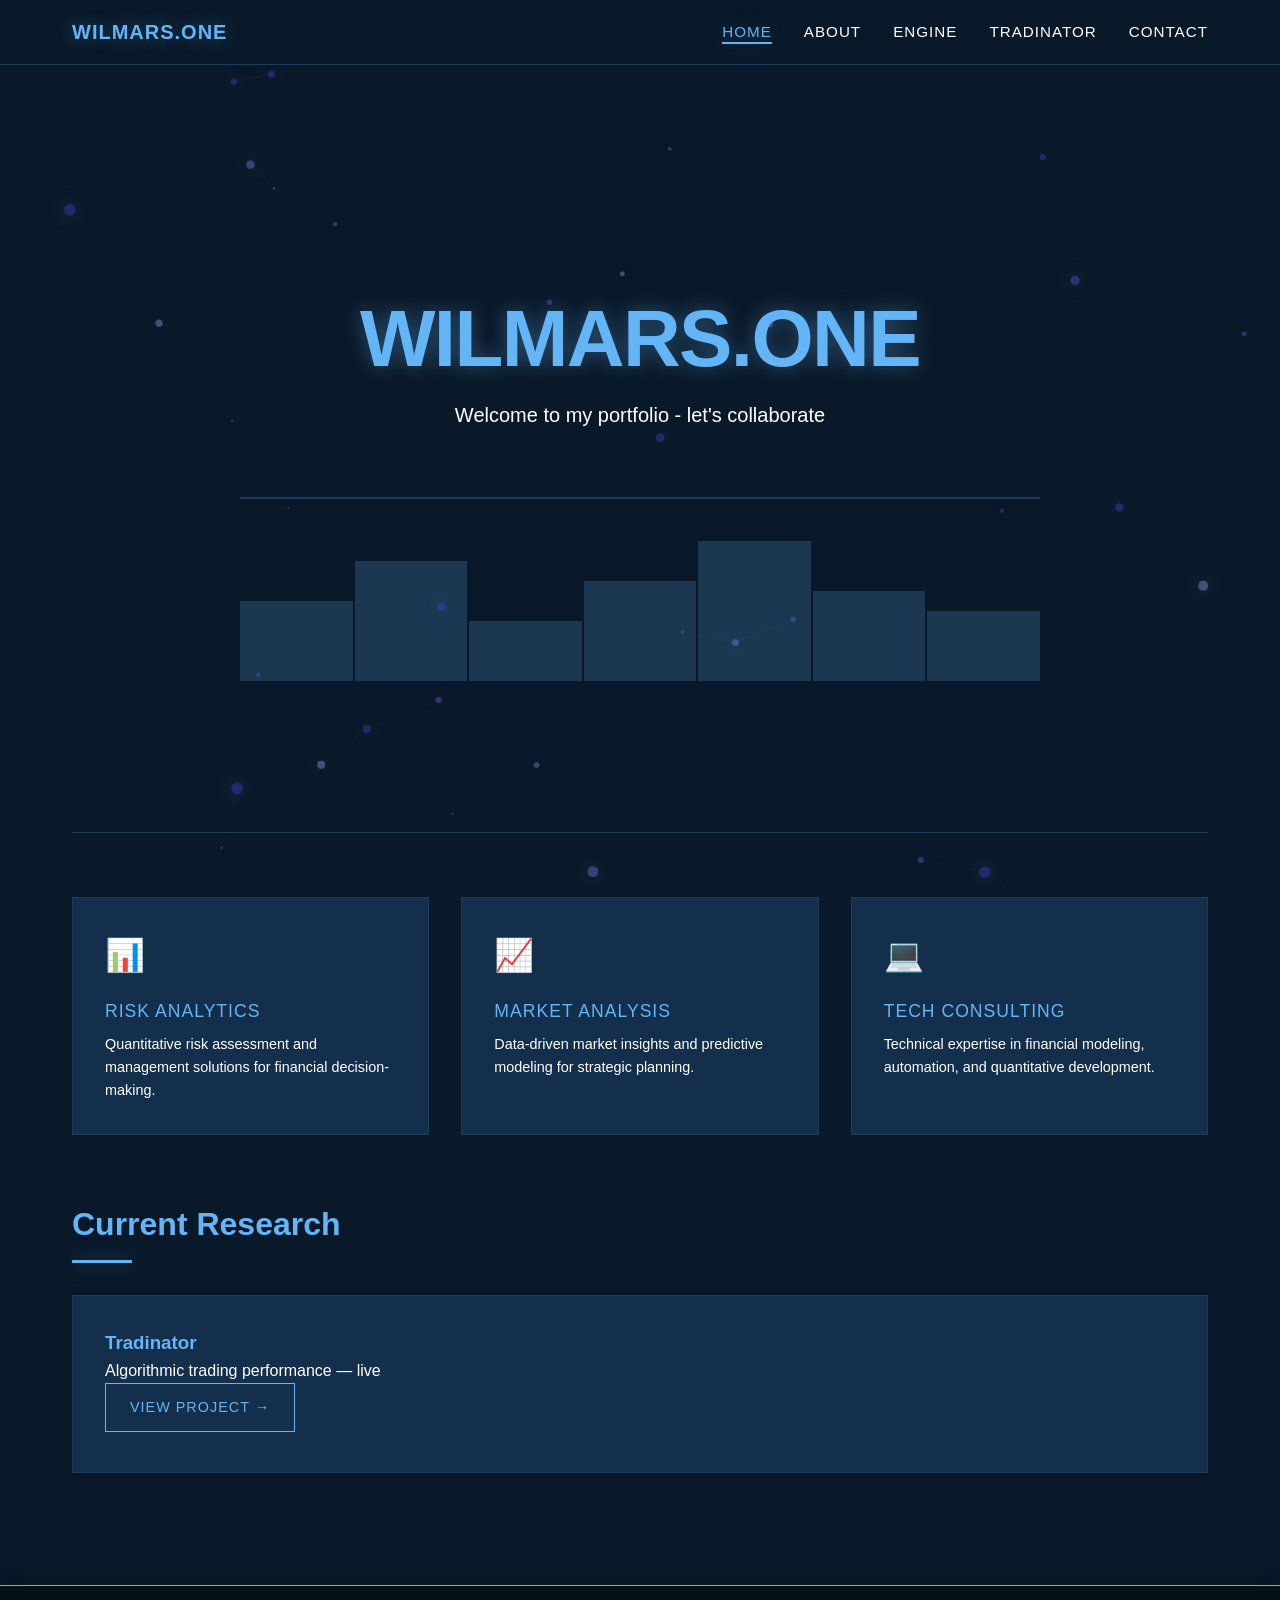
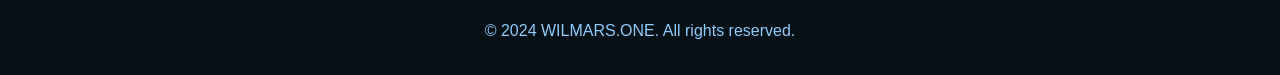
<file: index.html>
<!DOCTYPE html>
<html lang="en">
<head>
    <meta charset="UTF-8">
    <meta name="viewport" content="width=device-width, initial-scale=1.0">
    <title>WILMARS.ONE | Quantitative Insights</title>
    <link rel="stylesheet" href="css/main.css">
    <link rel="stylesheet" href="css/home.css">
    <link rel="stylesheet" href="https://cdnjs.cloudflare.com/ajax/libs/font-awesome/6.0.0/css/all.min.css">
</head>
<body>
    <!-- Navigation -->
    <nav class="navbar">
        <div class="nav-container">
            <a href="index.html" class="logo">WILMARS.ONE</a>
            <div class="nav-right">
                <!-- <button class="theme-toggle" id="themeToggle" aria-label="Toggle dark mode">
                    <i class="fas fa-moon"></i>
                    <i class="fas fa-sun"></i>
                </button> -->
                <ul class="nav-menu">
                    <li><a href="index.html" class="active">Home</a></li>
                    <li><a href="about.html">About</a></li>
                    <li><a href="project-particle-simulator.html">Engine</a></li>
                    <li><a href="tradinator.html">Tradinator</a></li>
                    <li><a href="contact.html">Contact</a></li>
                </ul>
            </div>
        </div>
    </nav>

    <!-- Main Content -->
    <main class="home-page">
        <!-- Hero Section -->
        <section class="hero">
            <h1 class="company-name">WILMARS.ONE</h1>
            <p class="tagline">Welcome to my portfolio - let's collaborate</p>
            
            <!-- Abstract Data Visualization -->
            <div class="hero-visual">
                <div class="data-grid">
                    <!-- Generated via JS -->
                </div>
                <div class="data-lines">
                    <div class="line-bar"></div>
                    <div class="line-bar"></div>
                    <div class="line-bar"></div>
                    <div class="line-bar"></div>
                    <div class="line-bar"></div>
                    <div class="line-bar"></div>
                    <div class="line-bar"></div>
                </div>
            </div>
        </section>

        <!--
        [Metrics Strip]
        <section class="metrics-strip">
            <div class="metric-item">
                <div class="metric-value">15+</div>
                <div class="metric-label">Years Experience</div>
            </div>
            <div class="metric-item">
                <div class="metric-value">200+</div>
                <div class="metric-label">Projects Delivered</div>
            </div>
            <div class="metric-item">
                <div class="metric-value">98%</div>
                <div class="metric-label">Client Satisfaction</div>
            </div>
            <div class="metric-item">
                <div class="metric-value">24/7</div>
                <div class="metric-label">Support</div>
            </div>
        </section>
        -->

        <!-- Services Preview -->
        <section class="services-preview">
            <div class="service-item">
                <div class="service-icon">📊</div>
                <h3 class="service-title">Risk Analytics</h3>
                <p class="service-description">Quantitative risk assessment and management solutions for financial decision-making.</p>
            </div>
            <div class="service-item">
                <div class="service-icon">📈</div>
                <h3 class="service-title">Market Analysis</h3>
                <p class="service-description">Data-driven market insights and predictive modeling for strategic planning.</p>
            </div>
            <div class="service-item">
                <div class="service-icon">💻</div>
                <h3 class="service-title">Tech Consulting</h3>
                <p class="service-description">Technical expertise in financial modeling, automation, and quantitative development.</p>
            </div>
        </section>

        <!-- Featured Research -->
        <section class="featured-work">
            <h2>Current Research</h2>
            <div class="project-preview card">
                <h3>Tradinator</h3>
                <p>Algorithmic trading performance — live</p>
                <a href="tradinator.html" class="btn">View Project →</a>
            </div>
        </section>
    </main>

    <footer>
        <p>© 2024 WILMARS.ONE. All rights reserved.</p>
    </footer>

    <script src="js/modules/utils.js"></script>
    <script src="js/modules/themeManager.js"></script>
    <script src="js/modules/mouseTracking.js"></script>
    <script src="js/modules/animations.js"></script>
    <script src="js/pages/home.js"></script>
    <script src="js/main.js"></script>
</body>
</html>
</file>
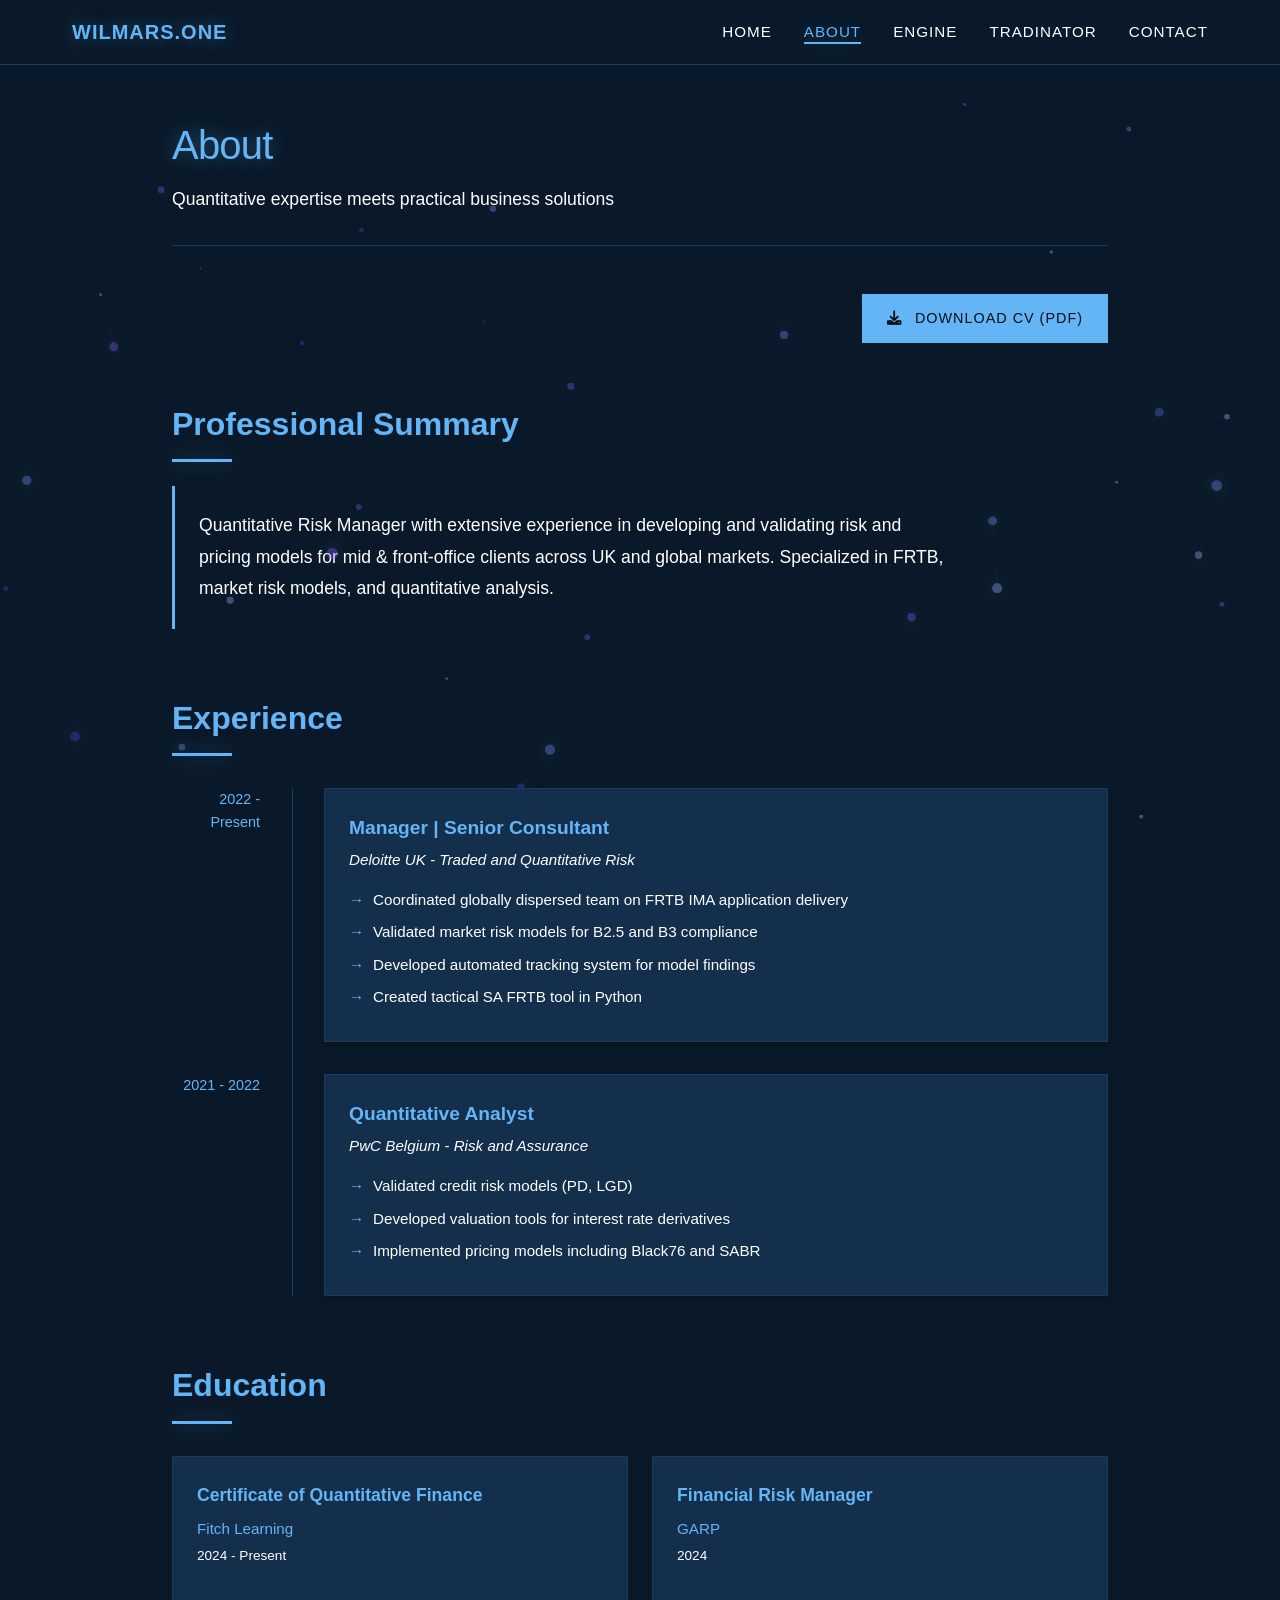
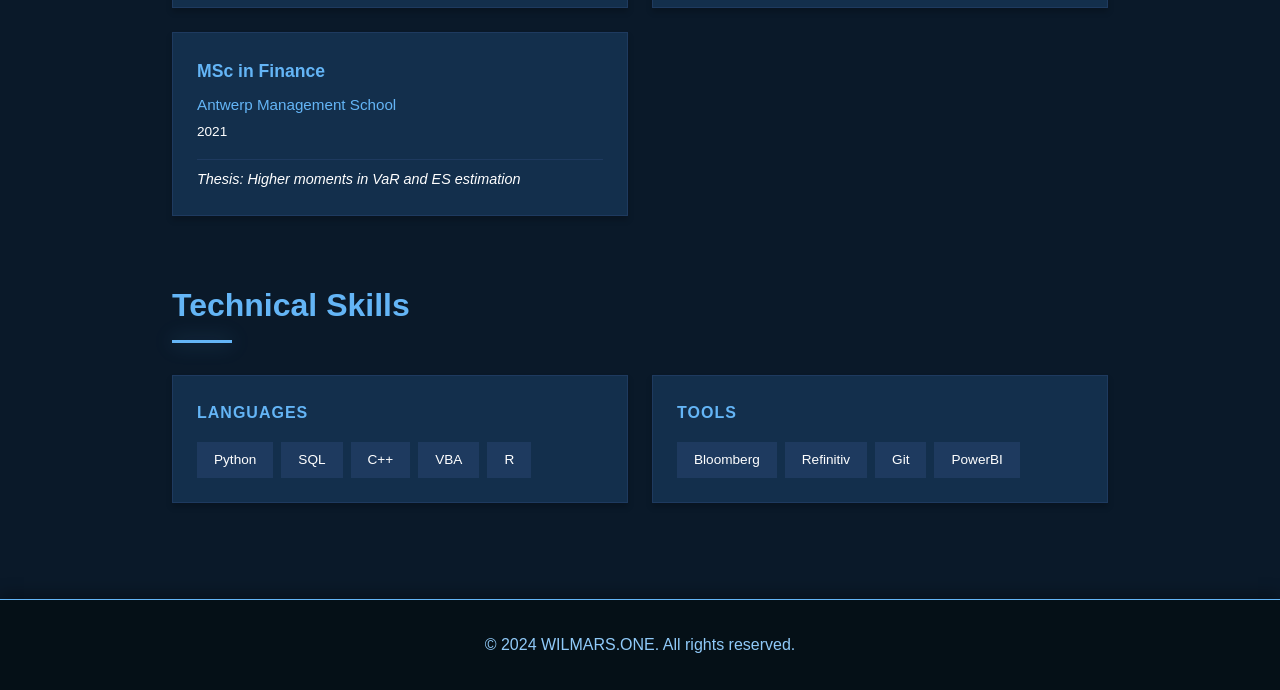
<file: about.html>
<!DOCTYPE html>
<html lang="en">
<head>
    <meta charset="UTF-8">
    <meta name="viewport" content="width=device-width, initial-scale=1.0">
    <title>About | WILMARS.ONE</title>
    <link rel="stylesheet" href="css/main.css">
    <link rel="stylesheet" href="css/about.css">
    <link rel="stylesheet" href="https://cdnjs.cloudflare.com/ajax/libs/font-awesome/6.0.0/css/all.min.css">
</head>
<body>
    <nav class="navbar">
        <div class="nav-container">
            <a href="index.html" class="logo">WILMARS.ONE</a>
            <div class="nav-right">
                <!-- <button class="theme-toggle" id="themeToggle">
                    <i class="fas fa-moon"></i>
                    <i class="fas fa-sun"></i>
                </button> -->
                <ul class="nav-menu">
                    <li><a href="index.html">Home</a></li>
                    <li><a href="about.html" class="active">About</a></li>
                    <li><a href="project-particle-simulator.html">Engine</a></li>
                    <li><a href="tradinator.html">Tradinator</a></li>
                    <li><a href="contact.html">Contact</a></li>
                </ul>
            </div>
        </div>
    </nav>

    <main class="about-page">
        <section class="about-header">
            <h1>About</h1>
            <p class="subtitle">Quantitative expertise meets practical business solutions</p>
        </section>

        <!-- Download Resume -->
        <div class="resume-download">
            <a href="assets/resume.pdf" target="_blank" class="btn btn-primary" download>
                <i class="fas fa-download"></i> Download CV (PDF)
            </a>
        </div>

        <!-- Professional Summary -->
        <section class="summary-section">
            <h2>Professional Summary</h2>
            <p class="summary-text">
                Quantitative Risk Manager with extensive experience in developing and validating risk 
                and pricing models for mid & front-office clients across UK and global markets. 
                Specialized in FRTB, market risk models, and quantitative analysis.
            </p>
        </section>

        <!-- Experience -->
        <section class="experience-section">
            <h2>Experience</h2>
            
            <div class="timeline">
                <div class="timeline-item">
                    <div class="timeline-period">2022 - Present</div>
                    <div class="timeline-content card">
                        <h3>Manager | Senior Consultant</h3>
                        <p class="company">Deloitte UK - Traded and Quantitative Risk</p>
                        <ul class="achievements">
                            <li>Coordinated globally dispersed team on FRTB IMA application delivery</li>
                            <li>Validated market risk models for B2.5 and B3 compliance</li>
                            <li>Developed automated tracking system for model findings</li>
                            <li>Created tactical SA FRTB tool in Python</li>
                        </ul>
                    </div>
                </div>

                <div class="timeline-item">
                    <div class="timeline-period">2021 - 2022</div>
                    <div class="timeline-content card">
                        <h3>Quantitative Analyst</h3>
                        <p class="company">PwC Belgium - Risk and Assurance</p>
                        <ul class="achievements">
                            <li>Validated credit risk models (PD, LGD)</li>
                            <li>Developed valuation tools for interest rate derivatives</li>
                            <li>Implemented pricing models including Black76 and SABR</li>
                        </ul>
                    </div>
                </div>
            </div>
        </section>

        <!-- Education -->
        <section class="education-section">
            <h2>Education</h2>
            <div class="education-grid">
                <div class="education-card card">
                    <h3>Certificate of Quantitative Finance</h3>
                    <p class="institution">Fitch Learning</p>
                    <p class="period">2024 - Present</p>
                </div>
                
                <div class="education-card card">
                    <h3>Financial Risk Manager</h3>
                    <p class="institution">GARP</p>
                    <p class="period">2024</p>
                </div>
                
                <div class="education-card card">
                    <h3>MSc in Finance</h3>
                    <p class="institution">Antwerp Management School</p>
                    <p class="period">2021</p>
                    <p class="thesis">Thesis: Higher moments in VaR and ES estimation</p>
                </div>
            </div>
        </section>

        <!-- Skills -->
        <section class="skills-section">
            <h2>Technical Skills</h2>
            <div class="skills-container">
                <div class="skills-category card">
                    <h3>Languages</h3>
                    <div class="skills-grid">
                        <span class="skill-item">Python</span>
                        <span class="skill-item">SQL</span>
                        <span class="skill-item">C++</span>
                        <span class="skill-item">VBA</span>
                        <span class="skill-item">R</span>
                    </div>
                </div>
                
                <div class="skills-category card">
                    <h3>Tools</h3>
                    <div class="skills-grid">
                        <span class="skill-item">Bloomberg</span>
                        <span class="skill-item">Refinitiv</span>
                        <span class="skill-item">Git</span>
                        <span class="skill-item">PowerBI</span>
                    </div>
                </div>
            </div>
        </section>
    </main>

    <footer>
        <p>© 2024 WILMARS.ONE. All rights reserved.</p>
    </footer>

    <script src="js/modules/utils.js"></script>
    <script src="js/modules/themeManager.js"></script>
    <script src="js/modules/mouseTracking.js"></script>
    <script src="js/modules/animations.js"></script>
    <script src="js/pages/about.js"></script>
    <script src="js/main.js"></script>
</body>
</html>
</file>
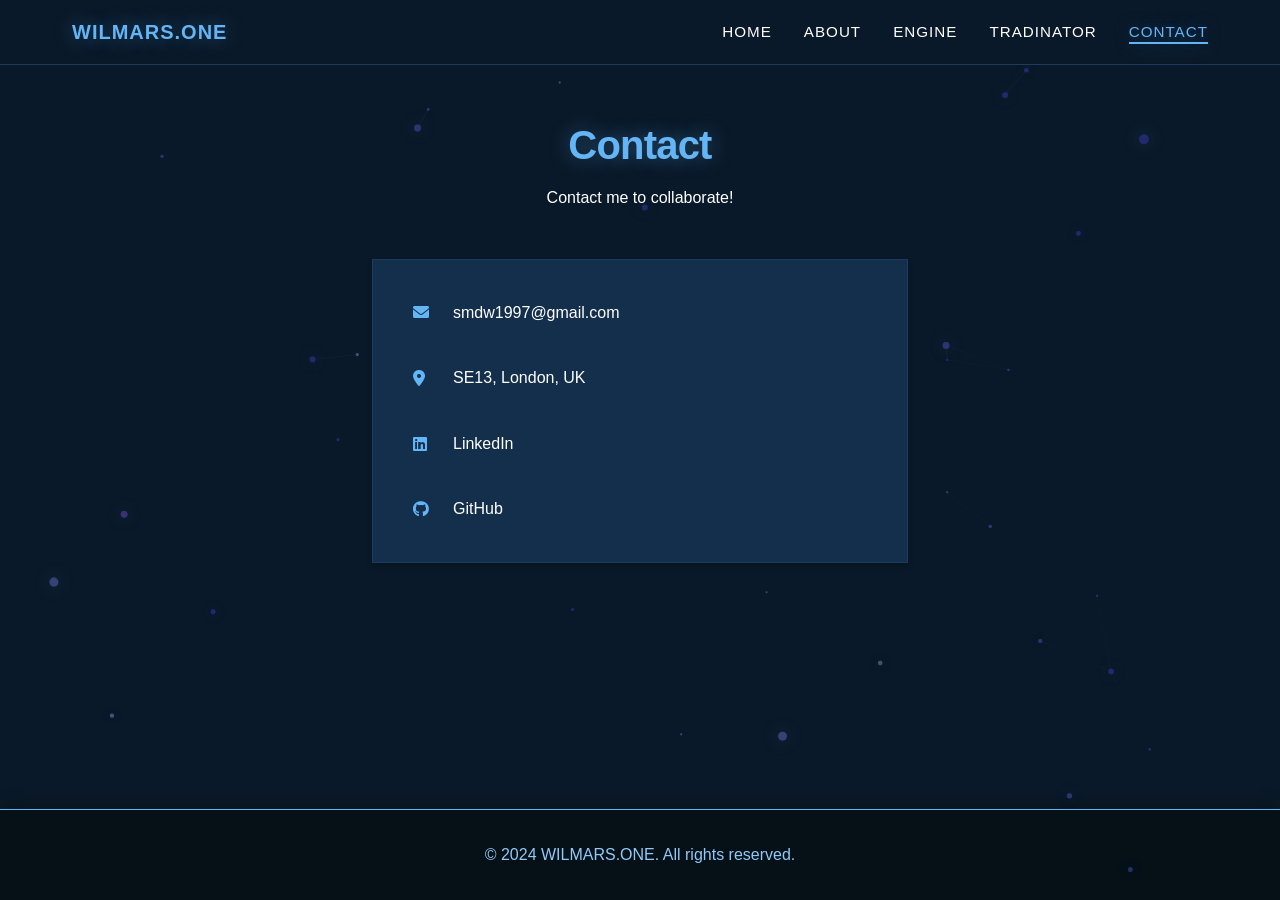
<file: contact.html>
<!DOCTYPE html>
<html lang="en">
<head>
    <meta charset="UTF-8">
    <meta name="viewport" content="width=device-width, initial-scale=1.0">
    <title>Contact | WILMARS.ONE</title>
    <link rel="stylesheet" href="css/main.css">
    <link rel="stylesheet" href="css/contact.css">
    <link rel="stylesheet" href="https://cdnjs.cloudflare.com/ajax/libs/font-awesome/6.0.0/css/all.min.css">
</head>
<body>
    <nav class="navbar">
        <div class="nav-container">
            <a href="index.html" class="logo">WILMARS.ONE</a>
            <div class="nav-right">
                <!-- <button class="theme-toggle" id="themeToggle">
                    <i class="fas fa-moon"></i>
                    <i class="fas fa-sun"></i>
                </button> -->
                <ul class="nav-menu">
                    <li><a href="index.html">Home</a></li>
                    <li><a href="about.html">About</a></li>
                    <li><a href="project-particle-simulator.html">Engine</a></li>
                    <li><a href="tradinator.html">Tradinator</a></li>
                    <li><a href="contact.html" class="active">Contact</a></li>
                </ul>
            </div>
        </div>
    </nav>

    <main class="contact-page">
        <section class="contact-header">
            <h1>Contact</h1>
            <p class="subtitle">Contact me to collaborate!</p>
        </section>

        <!-- Minimal Contact Info -->
        <section class="contact-info card">
            <div class="info-grid">
                <div class="info-item">
                    <i class="fas fa-envelope"></i>
                    <a href="mailto:smdw1997@gmail.com">smdw1997@gmail.com</a>
                </div>
                
                <div class="info-item">
                    <i class="fas fa-map-marker-alt"></i>
                    <span>SE13, London, UK</span>
                </div>
                
                <div class="info-item">
                    <i class="fab fa-linkedin"></i>
                    <a href="https://www.linkedin.com/in/st%C3%A9phane-mertens-de-wilmars/" target="_blank" rel="noopener">LinkedIn</a>
                </div>
                
                <div class="info-item">
                    <i class="fab fa-github"></i>
                    <a href="https://github.com/braumeister-stefan" target="_blank" rel="noopener">GitHub</a>
                </div>
            </div>
        </section>

        <!--
        [Simple contact form placeholder (easily expandable)]
        <section class="form-placeholder">
            <p class="placeholder-note">
                <i class="fas fa-code"></i>
                Contact form can be added here with minimal effort
            </p>
        </section>
        -->
    </main>

    <footer>
        <p>© 2024 WILMARS.ONE. All rights reserved.</p>
    </footer>

    <script src="js/modules/utils.js"></script>
    <script src="js/modules/themeManager.js"></script>
    <script src="js/modules/mouseTracking.js"></script>
    <script src="js/modules/animations.js"></script>
    <script src="js/pages/contact.js"></script>
    <script src="js/main.js"></script>
</body>
</html>
</file>
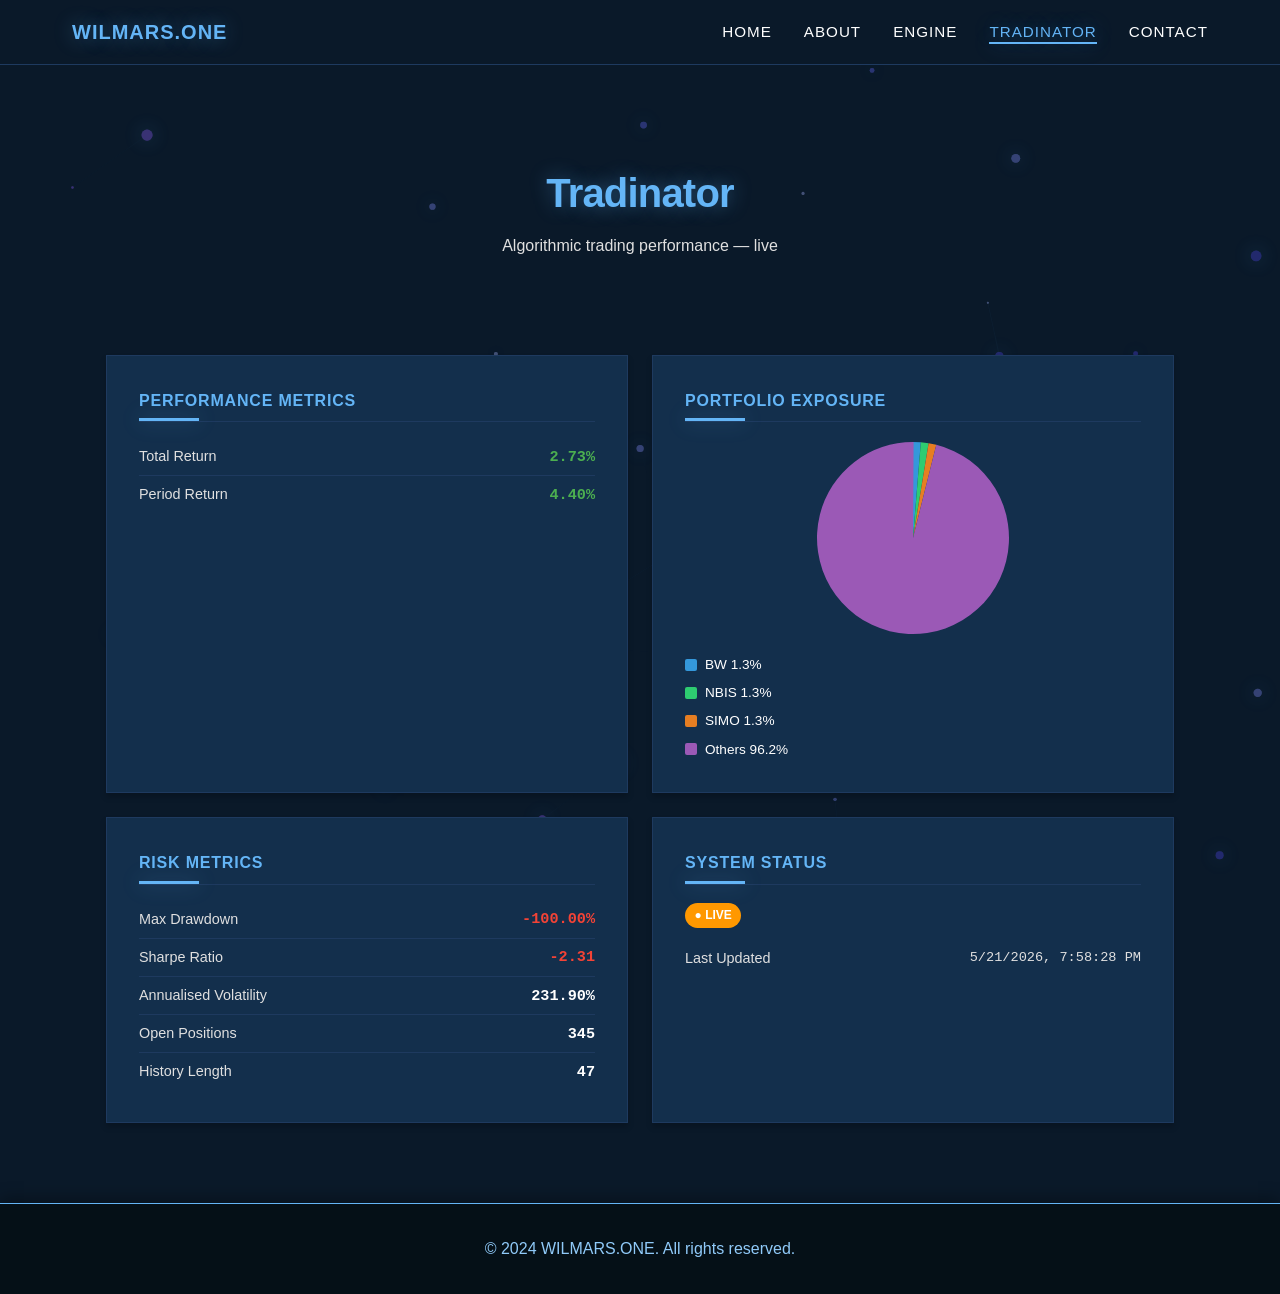
<file: tradinator.html>
<!DOCTYPE html>
<html lang="en">
<head>
    <meta charset="UTF-8">
    <meta name="viewport" content="width=device-width, initial-scale=1.0">
    <title>Tradinator | Live Trading Dashboard</title>
    <link rel="stylesheet" href="css/main.css">
    <link rel="stylesheet" href="css/tradinator.css">
    <link rel="stylesheet" href="https://cdnjs.cloudflare.com/ajax/libs/font-awesome/6.0.0/css/all.min.css">
</head>
<body>
    <!-- Navigation -->
    <nav class="navbar">
        <div class="nav-container">
            <a href="index.html" class="logo">WILMARS.ONE</a>
            <div class="nav-right">
                <ul class="nav-menu">
                    <li><a href="index.html">Home</a></li>
                    <li><a href="about.html">About</a></li>
                    <li><a href="project-particle-simulator.html">Engine</a></li>
                    <li><a href="tradinator.html" class="active">Tradinator</a></li>
                    <li><a href="contact.html">Contact</a></li>
                </ul>
            </div>
        </div>
    </nav>

    <!-- Main Content -->
    <main class="tradinator-page">

        <!-- Page header -->
        <section class="tradinator-header">
            <h1>Tradinator</h1>
            <p class="subtitle">Algorithmic trading performance — live</p>
        </section>

        <!-- 2×2 dashboard grid -->
        <div id="dashboardRoot" class="dashboard-grid">

            <!-- Q1: Performance Metrics -->
            <div id="q1-metrics" class="card">
                <h2>Performance Metrics</h2>
                <div class="metric-row">
                    <span class="metric-label">Total Return</span>
                    <span class="metric-value" data-metric="total_return_pct">—</span>
                </div>
                <div class="metric-row">
                    <span class="metric-label">Period Return</span>
                    <span class="metric-value" data-metric="period_return_pct">—</span>
                </div>
            </div>

            <!-- Q2: Portfolio Exposure pie chart -->
            <div id="q2-exposure" class="card">
                <h2>Portfolio Exposure</h2>
                <canvas id="exposurePie" aria-label="Portfolio exposure pie chart" role="img"></canvas>
                <div id="pieLegend" class="pie-legend"></div>
            </div>

            <!-- Q3: Risk Metrics -->
            <div id="q3-risk" class="card">
                <h2>Risk Metrics</h2>
                <div class="metric-row">
                    <span class="metric-label">Max Drawdown</span>
                    <span class="metric-value" data-metric="max_drawdown_pct">—</span>
                </div>
                <div class="metric-row">
                    <span class="metric-label">Sharpe Ratio</span>
                    <span class="metric-value" data-metric="sharpe_ratio">—</span>
                </div>
                <div class="metric-row">
                    <span class="metric-label">Annualised Volatility</span>
                    <span class="metric-value" data-metric="volatility_annual_pct">—</span>
                </div>
                <div class="metric-row">
                    <span class="metric-label">Open Positions</span>
                    <span class="metric-value" data-metric="position_count">—</span>
                </div>
                <div class="metric-row">
                    <span class="metric-label">History Length</span>
                    <span class="metric-value" data-metric="history_length">—</span>
                </div>
            </div>

            <!-- Q4: System Status -->
            <div id="q4-status" class="card">
                <h2>System Status</h2>
                <span class="live-badge">● LIVE</span>
                <div class="metric-row">
                    <span class="metric-label">Last Updated</span>
                    <time id="lastUpdated">—</time>
                </div>
            </div>

        </div><!-- /#dashboardRoot -->

        <!-- Error banner — hidden until a fetch failure occurs -->
        <p id="dashboardError" class="dashboard-error" style="display:none"></p>

    </main>

    <footer>
        <p>© 2024 WILMARS.ONE. All rights reserved.</p>
    </footer>

    <script src="js/modules/utils.js"></script>
    <script src="js/modules/themeManager.js"></script>
    <script src="js/modules/mouseTracking.js"></script>
    <script src="js/modules/animations.js"></script>
    <script src="js/pages/tradinator.js"></script>
    <script src="js/main.js"></script>
</body>
</html>
</file>
<file: css/main.css>
/* ===== RESET & BASE STYLES ===== */
* {
    margin: 0;
    padding: 0;
    box-sizing: border-box;
}

/* Light theme (default - but we'll set dark as default in JS) */
:root {
    /* Core Colors */
    --primary-color: #1a2b3c;
    --secondary-color: #2c3e50;
    --accent-color: #3498db;
    --accent-glow: rgba(52, 152, 219, 0.3);
    --text-color: #2c3e50;
    --text-light: #5d6d7e;
    --text-white: #ffffff;
    --background: #ffffff;
    --background-dark: #0a1a2a;
    --card-bg: #f8fafc;
    --border-color: #e1e4e8;
    
    /* Shadows */
    --shadow: 0 2px 4px rgba(0, 0, 0, 0.05);
    --shadow-hover: 0 4px 8px rgba(0, 0, 0, 0.1);
    --glow: 0 0 15px var(--accent-glow);
    
    /* Navigation */
    --nav-bg: rgba(255, 255, 255, 1);
    --nav-border: #e1e4e8;
    
    /* Footer */
    --footer-bg: #0a1a2a;
    --footer-text: #a0b3c9;
    
    /* Skills */
    --skill-bg: #f0f4f8;
    --skill-border: #e1e4e8;
    
    /* Transitions */
    --transition: all 0.3s ease;
}

/* Enhanced Dark Theme */
[data-theme="dark"] {
    /* Core Colors - Enhanced for better contrast */
    --primary-color: #64b5f6;        /* Brighter blue for headings */
    --secondary-color: #90caf9;       /* Light blue for secondary */
    --accent-color: #64b5f6;          /* Bright blue accent */
    --accent-glow: rgba(100, 181, 246, 0.4); /* Blue glow */
    --text-color: #ffffff;             /* Pure white for primary text */
    --text-light: #e0e0e0;             /* Light gray for secondary text */
    --text-white: #ffffff;
    --background: #0a1929;             /* Deep navy blue */
    --background-dark: #051017;         /* Even darker for depth */
    --card-bg: #132f4c;                 /* Dark blue cards */
    --border-color: #1e3a5f;            /* Blue-tinted borders */
    
    /* Enhanced Shadows with Blue Glow */
    --shadow: 0 4px 6px rgba(0, 0, 0, 0.3);
    --shadow-hover: 0 8px 15px rgba(0, 0, 0, 0.4), 0 0 20px var(--accent-glow);
    --glow: 0 0 20px var(--accent-glow);
    
    /* Navigation */
    --nav-bg: rgba(10, 25, 41, 1);     /* Fully opaque dark */
    --nav-border: #1e3a5f;
    
    /* Footer */
    --footer-bg: #051017;
    --footer-text: #90caf9;
    
    /* Skills */
    --skill-bg: #1e3a5f;
    --skill-border: #2b4b77;
}

body {
    font-family: 'Inter', -apple-system, BlinkMacSystemFont, 'Segoe UI', sans-serif;
    color: var(--text-color);
    line-height: 1.6;
    overflow-x: hidden;
    position: relative;
    min-height: 100vh;
    display: flex;
    flex-direction: column;
    background-color: var(--background);
    transition: background-color 0.3s ease, color 0.3s ease;
}

/* ===== NAVIGATION ===== */
.navbar {
    background: var(--nav-bg);
    border-bottom: 1px solid var(--nav-border);
    position: sticky;
    top: 0;
    z-index: 1000;
    transition: all 0.3s ease;
}

.nav-container {
    max-width: 1200px;
    margin: 0 auto;
    padding: 1rem 2rem;
    display: flex;
    justify-content: space-between;
    align-items: center;
}

.nav-right {
    display: flex;
    align-items: center;
    gap: 2rem;
}

.logo {
    font-size: 1.25rem;
    font-weight: 700;
    color: var(--accent-color);
    text-decoration: none;
    letter-spacing: 1px;
    text-transform: uppercase;
    transition: all 0.3s ease;
    text-shadow: var(--glow);
}

.logo:hover {
    color: var(--text-white);
    text-shadow: 0 0 25px var(--accent-color);
}

.nav-menu {
    display: flex;
    list-style: none;
    gap: 2rem;
}

.nav-menu a {
    text-decoration: none;
    color: var(--text-color);
    font-weight: 500;
    font-size: 0.95rem;
    text-transform: uppercase;
    letter-spacing: 1px;
    transition: all 0.3s ease;
    position: relative;
}

.nav-menu a::after {
    content: '';
    position: absolute;
    bottom: -4px;
    left: 0;
    width: 0;
    height: 2px;
    background: var(--accent-color);
    box-shadow: var(--glow);
    transition: width 0.3s ease;
}

.nav-menu a:hover::after,
.nav-menu a.active::after {
    width: 100%;
}

.nav-menu a:hover,
.nav-menu a.active {
    color: var(--accent-color);
    text-shadow: var(--glow);
}

/* ===== THEME TOGGLE ===== */
.theme-toggle {
    background: var(--card-bg);
    border: 1px solid var(--border-color);
    cursor: pointer;
    padding: 0.5rem;
    width: 40px;
    height: 40px;
    display: flex;
    align-items: center;
    justify-content: center;
    transition: all 0.3s ease;
    border-radius: 0;
}

.theme-toggle:hover {
    border-color: var(--accent-color);
    transform: rotate(180deg) scale(1.1);
    box-shadow: var(--glow);
}

.theme-toggle i {
    font-size: 1.2rem;
    color: var(--accent-color);
    transition: all 0.3s ease;
}

.theme-toggle:hover i {
    color: var(--text-white);
    transform: scale(1.1);
}

.theme-toggle .fa-sun {
    display: none;
}

.theme-toggle .fa-moon {
    display: block;
}

[data-theme="dark"] .theme-toggle .fa-moon {
    display: none;
}

[data-theme="dark"] .theme-toggle .fa-sun {
    display: block;
}

/* ===== MAIN CONTENT ===== */
main {
    flex: 1;
    max-width: 1200px;
    margin: 0 auto;
    padding: 3rem 2rem;
    width: 100%;
}

/* ===== SECTIONS ===== */
section {
    margin-bottom: 4rem;
}

h1, h2, h3, h4, h5, h6 {
    color: var(--primary-color);
    transition: color 0.3s ease;
}

h1 {
    font-size: 3rem;
    font-weight: 700;
    margin-bottom: 1rem;
    letter-spacing: -0.02em;
}

[data-theme="dark"] h1 {
    text-shadow: var(--glow);
}

h2 {
    font-size: 2rem;
    font-weight: 600;
    margin-bottom: 2rem;
    position: relative;
    padding-bottom: 0.75rem;
}

h2::after {
    content: '';
    position: absolute;
    bottom: 0;
    left: 0;
    width: 60px;
    height: 3px;
    background: var(--accent-color);
    box-shadow: var(--glow);
    transition: all 0.3s ease;
}

/* ===== CARDS ===== */
.card {
    background: var(--card-bg);
    border: 1px solid var(--border-color);
    padding: 2rem;
    transition: all 0.3s ease;
    position: relative;
    z-index: 2;
}

.card:hover {
    border-color: var(--accent-color);
    box-shadow: var(--shadow-hover);
}

[data-theme="dark"] .card {
    border-color: var(--border-color);
    box-shadow: 0 4px 6px rgba(0, 0, 0, 0.2);
}

/* ===== BUTTONS ===== */
.btn {
    display: inline-block;
    padding: 0.75rem 1.5rem;
    background: transparent;
    color: var(--accent-color);
    text-decoration: none;
    border: 1px solid var(--accent-color);
    transition: all 0.3s ease;
    font-size: 0.9rem;
    text-transform: uppercase;
    letter-spacing: 1px;
    cursor: pointer;
    position: relative;
    overflow: hidden;
}

.btn:hover {
    background: var(--accent-color);
    color: var(--background-dark);
    box-shadow: var(--glow);
    transform: translateY(-2px);
}

[data-theme="dark"] .btn:hover {
    color: #051017;
}

.btn-primary {
    background: var(--accent-color);
    color: var(--background-dark);
    border: 1px solid var(--accent-color);
}

.btn-primary:hover {
    background: transparent;
    color: var(--accent-color);
}

/* ===== FOOTER ===== */
footer {
    background: var(--footer-bg);
    color: var(--footer-text);
    text-align: center;
    padding: 2rem;
    margin-top: auto;
    border-top: 1px solid var(--border-color);
    transition: all 0.3s ease;
}

[data-theme="dark"] footer {
    border-top-color: var(--accent-color);
    box-shadow: 0 -5px 15px rgba(0, 0, 0, 0.3);
}

/* ===== RESPONSIVE DESIGN ===== */
@media (max-width: 1024px) {
    main {
        padding: 2.5rem 1.5rem;
    }
    
    h1 {
        font-size: 2.5rem;
    }
    
    h2 {
        font-size: 1.75rem;
    }
}

@media (max-width: 768px) {
    .nav-container {
        flex-direction: column;
        gap: 0.75rem;
        padding: 0.75rem 1rem;
    }
    
    .nav-right {
        width: 100%;
        justify-content: space-between;
        gap: 1rem;
    }
    
    .nav-menu {
        flex-wrap: wrap;
        justify-content: center;
        gap: 1rem;
    }
    
    .nav-menu a {
        font-size: 0.85rem;
    }
    
    main {
        padding: 2rem 1rem;
    }
    
    h1 {
        font-size: 2rem;
    }
    
    h2 {
        font-size: 1.5rem;
    }
    
    section {
        margin-bottom: 3rem;
    }
    
    .card {
        padding: 1.5rem;
    }
}

@media (max-width: 480px) {
    .nav-menu {
        gap: 0.75rem;
    }
    
    .nav-menu a {
        font-size: 0.75rem;
        letter-spacing: 0.5px;
    }
    
    .logo {
        font-size: 1rem;
    }
    
    .theme-toggle {
        width: 35px;
        height: 35px;
    }
    
    h1 {
        font-size: 1.75rem;
    }
    
    h2 {
        font-size: 1.25rem;
    }
    
    .btn {
        padding: 0.6rem 1.2rem;
        font-size: 0.8rem;
    }
    
    main {
        padding: 1.5rem 0.75rem;
    }
}

/* Touch device optimizations */
@media (hover: none) and (pointer: coarse) {
    .btn:hover,
    .nav-menu a:hover {
        transform: none;
    }
    
    .btn:active {
        transform: scale(0.98);
    }
}

/* ===== PRINT STYLES ===== */
@media print {
    .navbar, footer, .theme-toggle, #mouse-particle-canvas {
        display: none !important;
    }
    
    body {
        background: white;
        color: black;
    }
}

/* ===== TRANSITIONS ===== */
* {
    transition-property: background-color, color, border-color, box-shadow, transform, opacity;
    transition-duration: 0.3s;
    transition-timing-function: ease;
}

/* ===== SCROLLBAR STYLING ===== */
::-webkit-scrollbar {
    width: 10px;
}

::-webkit-scrollbar-track {
    background: var(--background);
}

::-webkit-scrollbar-thumb {
    background: var(--accent-color);
    border-radius: 0;
}

::-webkit-scrollbar-thumb:hover {
    background: var(--primary-color);
    box-shadow: var(--glow);
}
</file>
<file: css/home.css>
/* ===== HOME PAGE - CORPORATE LANDING ===== */
.home-page {
    min-height: calc(100vh - 200px);
}

/* Hero Section */
.hero {
    min-height: 80vh;
    display: flex;
    flex-direction: column;
    align-items: center;
    justify-content: center;
    text-align: center;
    position: relative;
    border-bottom: 1px solid var(--border-color);
}

.company-name {
    font-size: 5rem;
    font-weight: 700;
    color: var(--primary-color);
    margin-bottom: 1rem;
    letter-spacing: -0.02em;
    line-height: 1.1;
    opacity: 0;
    transform: translateY(30px);
    animation: fadeUp 0.8s ease forwards;
}

.tagline {
    font-size: 1.25rem;
    color: var(--light-text);
    max-width: 600px;
    margin: 0 auto 3rem;
    line-height: 1.6;
    font-weight: 400;
    opacity: 0;
    transform: translateY(30px);
    animation: fadeUp 0.8s ease 0.2s forwards;
}

/* Abstract Data Visualization */
.hero-visual {
    width: 100%;
    max-width: 800px;
    margin: 3rem auto 0;
    position: relative;
    opacity: 0;
    animation: fadeIn 1s ease 0.4s forwards;
}

.data-grid {
    display: grid;
    grid-template-columns: repeat(3, 1fr);
    gap: 1px;
    background: var(--border-color);
    border: 1px solid var(--border-color);
}

.grid-cell {
    aspect-ratio: 1;
    background: var(--background);
    transition: background 0.2s ease;
}

.grid-cell.filled {
    background: var(--accent-color);
    opacity: 0.1;
}

.grid-cell.filled.accent-1 { opacity: 0.2; }
.grid-cell.filled.accent-2 { opacity: 0.3; }
.grid-cell.filled.accent-3 { opacity: 0.4; }

/* Data lines */
.data-lines {
    margin-top: 2rem;
    display: flex;
    justify-content: space-between;
    align-items: flex-end;
    height: 150px;
    gap: 2px;
}

.line-bar {
    flex: 1;
    background: var(--accent-color);
    height: 60px;
    opacity: 0.2;
    transition: height 0.3s ease;
}

.line-bar:nth-child(1) { height: 80px; }
.line-bar:nth-child(2) { height: 120px; }
.line-bar:nth-child(3) { height: 60px; }
.line-bar:nth-child(4) { height: 100px; }
.line-bar:nth-child(5) { height: 140px; }
.line-bar:nth-child(6) { height: 90px; }
.line-bar:nth-child(7) { height: 70px; }

/* Metrics Strip */
.metrics-strip {
    display: grid;
    grid-template-columns: repeat(4, 1fr);
    gap: 2rem;
    margin: 4rem 0;
    padding: 2rem 0;
    border-top: 1px solid var(--border-color);
    border-bottom: 1px solid var(--border-color);
}

.metric-item {
    text-align: center;
}

.metric-value {
    font-size: 2rem;
    font-weight: 500;
    color: var(--accent-color);
    font-family: var(--font-mono);
}

.metric-label {
    font-size: 0.85rem;
    text-transform: uppercase;
    letter-spacing: 1px;
    color: var(--light-text);
    margin-top: 0.5rem;
}

/* Services Preview */
.services-preview {
    display: grid;
    grid-template-columns: repeat(3, 1fr);
    gap: 2rem;
    margin: 4rem 0;
}

.service-item {
    padding: 2rem;
    border: 1px solid var(--border-color);
    background: var(--card-bg);
    transition: all 0.2s ease;
}

.service-item:hover {
    border-color: var(--accent-color);
}

.service-icon {
    font-size: 2rem;
    margin-bottom: 1rem;
    color: var(--accent-color);
}

.service-title {
    font-size: 1.1rem;
    font-weight: 500;
    margin-bottom: 0.5rem;
    text-transform: uppercase;
    letter-spacing: 1px;
}

.service-description {
    font-size: 0.9rem;
    color: var(--light-text);
    line-height: 1.6;
}

/* Animations */
@keyframes fadeUp {
    from {
        opacity: 0;
        transform: translateY(30px);
    }
    to {
        opacity: 1;
        transform: translateY(0);
    }
}

@keyframes fadeIn {
    from { opacity: 0; }
    to { opacity: 1; }
}

/* Responsive */
@media (max-width: 768px) {
    .company-name {
        font-size: 3rem;
    }
    
    .tagline {
        font-size: 1rem;
        padding: 0 1rem;
    }
    
    .metrics-strip {
        grid-template-columns: repeat(2, 1fr);
        gap: 1.5rem;
    }
    
    .services-preview {
        grid-template-columns: 1fr;
        gap: 1rem;
    }
    
    .data-lines {
        height: 100px;
    }
}
</file>
<file: css/about.css>
/* ===== ABOUT PAGE STYLES ===== */
.about-page {
    max-width: 1000px;
    margin: 0 auto;
}

/* Header */
.about-header {
    margin-bottom: 3rem;
    border-bottom: 1px solid var(--border-color);
    padding-bottom: 2rem;
}

.about-header h1 {
    font-size: 2.5rem;
    font-weight: 500;
    margin-bottom: 0.5rem;
    color: var(--primary-color);
}

.about-header .subtitle {
    font-size: 1.1rem;
    color: var(--light-text);
    max-width: 600px;
}

/* Resume Download */
.resume-download {
    margin-bottom: 3rem;
    text-align: right;
}

.resume-download .btn i {
    margin-right: 0.5rem;
}

/* Summary Section */
.summary-section {
    margin-bottom: 4rem;
}

.summary-section h2 {
    margin-bottom: 1.5rem;
}

.summary-text {
    font-size: 1.1rem;
    line-height: 1.8;
    color: var(--text-color);
    max-width: 800px;
    padding: 1.5rem;
    background: var(--card-background);
    border-left: 3px solid var(--accent-color);
}

/* Timeline Experience */
.timeline {
    position: relative;
    margin: 2rem 0 4rem;
}

.timeline::before {
    content: '';
    position: absolute;
    left: 120px;
    top: 0;
    bottom: 0;
    width: 1px;
    background: var(--border-color);
}

.timeline-item {
    display: flex;
    margin-bottom: 2rem;
    position: relative;
}

.timeline-period {
    width: 120px;
    padding-right: 2rem;
    text-align: right;
    font-family: var(--font-mono);
    font-size: 0.9rem;
    color: var(--accent-color);
    font-weight: 500;
}

.timeline-content {
    flex: 1;
    margin-left: 2rem;
    padding: 1.5rem;
}

.timeline-content h3 {
    font-size: 1.2rem;
    margin-bottom: 0.25rem;
    color: var(--primary-color);
}

.timeline-content .company {
    font-size: 0.95rem;
    color: var(--light-text);
    margin-bottom: 1rem;
    font-style: italic;
}

.achievements {
    list-style: none;
}

.achievements li {
    margin-bottom: 0.5rem;
    padding-left: 1.5rem;
    position: relative;
    font-size: 0.95rem;
    color: var(--text-color);
}

.achievements li::before {
    content: '→';
    position: absolute;
    left: 0;
    color: var(--accent-color);
}

/* Education Grid */
.education-section {
    margin-bottom: 4rem;
}

.education-grid {
    display: grid;
    grid-template-columns: repeat(auto-fit, minmax(300px, 1fr));
    gap: 1.5rem;
    margin-top: 1.5rem;
}

.education-card {
    padding: 1.5rem;
}

.education-card h3 {
    font-size: 1.1rem;
    margin-bottom: 0.5rem;
    color: var(--primary-color);
}

.education-card .institution {
    font-size: 0.95rem;
    color: var(--accent-color);
    margin-bottom: 0.25rem;
}

.education-card .period {
    font-size: 0.85rem;
    color: var(--light-text);
    margin-bottom: 1rem;
    font-family: var(--font-mono);
}

.education-card .thesis {
    font-size: 0.9rem;
    color: var(--text-color);
    font-style: italic;
    padding-top: 0.5rem;
    border-top: 1px solid var(--border-color);
}

/* Skills Section */
.skills-section {
    margin-bottom: 3rem;
}

.skills-container {
    display: grid;
    grid-template-columns: repeat(auto-fit, minmax(300px, 1fr));
    gap: 1.5rem;
    margin-top: 1.5rem;
}

.skills-category {
    padding: 1.5rem;
}

.skills-category h3 {
    font-size: 1rem;
    margin-bottom: 1rem;
    color: var(--primary-color);
    text-transform: uppercase;
    letter-spacing: 1px;
}

.skills-grid {
    display: flex;
    flex-wrap: wrap;
    gap: 0.5rem;
}

.skill-item {
    padding: 0.4rem 1rem;
    background: var(--skill-bg);
    border: 1px solid var(--border-color);
    font-size: 0.85rem;
    color: var(--text-color);
    transition: all 0.2s ease;
}

.skill-item:hover {
    border-color: var(--accent-color);
    background: var(--accent-color);
    color: white;
}

/* Responsive */
@media (max-width: 768px) {
    .timeline::before {
        left: 80px;
    }
    
    .timeline-period {
        width: 80px;
        font-size: 0.8rem;
        padding-right: 1rem;
    }
    
    .timeline-content {
        margin-left: 1rem;
        padding: 1rem;
    }
    
    .summary-text {
        font-size: 1rem;
        padding: 1rem;
    }
    
    .education-grid {
        grid-template-columns: 1fr;
    }
}

@media (max-width: 480px) {
    .timeline-item {
        flex-direction: column;
    }
    
    .timeline::before {
        display: none;
    }
    
    .timeline-period {
        width: auto;
        text-align: left;
        margin-bottom: 0.5rem;
        padding-right: 0;
    }
    
    .timeline-content {
        margin-left: 0;
    }
    
    .resume-download {
        text-align: center;
    }
}
</file>
<file: css/contact.css>
/* ===== CONTACT PAGE - MINIMAL ===== */
.contact-page {
    max-width: 600px;
    margin: 0 auto;
}

.contact-header {
    margin-bottom: 3rem;
    text-align: center;
}

.contact-header h1 {
    font-size: 2.5rem;
    margin-bottom: 0.5rem;
}

.contact-header .subtitle {
    color: var(--light-text);
}

.contact-info {
    padding: 2rem;
    margin-bottom: 2rem;
}

.info-grid {
    display: grid;
    grid-template-columns: 1fr;
    gap: 1.5rem;
}

.info-item {
    display: flex;
    align-items: center;
    gap: 1rem;
    padding: 0.5rem;
}

.info-item i {
    width: 24px;
    color: var(--accent-color);
}

.info-item a {
    color: var(--text-color);
    text-decoration: none;
    transition: color 0.2s ease;
}

.info-item a:hover {
    color: var(--accent-color);
}

.info-item span {
    color: var(--text-color);
}

.form-placeholder {
    text-align: center;
    padding: 3rem;
    border: 1px dashed var(--border-color);
}

.placeholder-note {
    color: var(--light-text);
}

.placeholder-note i {
    margin-right: 0.5rem;
}

@media (max-width: 480px) {
    .contact-info {
        padding: 1.5rem;
    }
    
    .info-item {
        flex-direction: column;
        text-align: center;
        gap: 0.5rem;
    }
}
</file>
<file: css/tradinator.css>
/* ===== TRADINATOR PAGE STYLES ===== */

/* Page header — mirrors existing page header patterns */
.tradinator-page .tradinator-header {
    text-align: center;
    padding: 3rem 1rem 2rem;
}

.tradinator-page .tradinator-header h1 {
    font-size: 2.5rem;
    color: var(--accent-color);
    margin-bottom: 0.5rem;
}

.tradinator-page .tradinator-header .subtitle {
    color: var(--text-light);
    font-size: 1rem;
}

/* ===== DASHBOARD GRID ===== */

/* 2×2 grid layout, single column below 768 px */
.dashboard-grid {
    display: grid;
    grid-template-columns: 1fr 1fr;
    grid-template-rows: auto auto;
    gap: 1.5rem;
    max-width: 1100px;
    margin: 0 auto 2rem;
    padding: 0 1rem;
}

@media (max-width: 768px) {
    .dashboard-grid {
        grid-template-columns: 1fr;
    }
}

/* Quadrant card headings */
.dashboard-grid .card h2 {
    font-size: 1rem;
    text-transform: uppercase;
    letter-spacing: 0.05em;
    color: var(--accent-color);
    margin-bottom: 1rem;
    padding-bottom: 0.5rem;
    border-bottom: 1px solid var(--border-color);
}

/* ===== METRIC ROWS ===== */

/* Each labelled metric line */
.metric-row {
    display: flex;
    justify-content: space-between;
    align-items: center;
    padding: 0.4rem 0;
    border-bottom: 1px solid var(--border-color);
}

.metric-row:last-child {
    border-bottom: none;
}

.metric-label {
    color: var(--text-light);
    font-size: 0.9rem;
}

/* Monospace weight for numeric readability */
.metric-value {
    font-weight: 600;
    font-family: monospace;
    font-size: 0.95rem;
}

/* ===== SEMANTIC COLOUR CLASSES ===== */

.positive { color: #4caf50; }
.negative { color: #f44336; }
.caution  { color: #ff9800; }
.na       { color: var(--text-light); }

/* ===== PIE CHART (Q2) ===== */

/* Constrained canvas */
#exposurePie {
    display: block;
    width: 100%;
    max-width: 200px;
    aspect-ratio: 1;
    margin: 0 auto 1rem;
}

/* Legend below the pie */
.pie-legend {
    display: flex;
    flex-direction: column;
    gap: 0.4rem;
}

/* Single legend row */
.pie-legend-item {
    display: flex;
    align-items: center;
    gap: 0.5rem;
    font-size: 0.85rem;
    color: var(--text-color);
}

/* Coloured square swatch */
.pie-legend-swatch {
    width: 12px;
    height: 12px;
    border-radius: 2px;
    flex-shrink: 0;
}

/* ===== STATUS QUADRANT (Q4) ===== */

/* Last-updated timestamp */
#lastUpdated {
    font-family: monospace;
    font-size: 0.85rem;
    color: var(--text-light);
}

/* Live indicator pill */
.live-badge {
    display: inline-block;
    padding: 0.2rem 0.6rem;
    border-radius: 999px;
    font-size: 0.75rem;
    font-weight: 600;
    background-color: #4caf50;
    color: #fff;
    margin-bottom: 0.75rem;
}

/* Stale state: amber */
.live-badge.stale {
    background-color: #ff9800;
}

/* ===== ERROR BANNER ===== */

/* Red warning strip shown on fetch failure */
.dashboard-error {
    max-width: 1100px;
    margin: 0 auto 1rem;
    padding: 0.75rem 1rem;
    background-color: rgba(244, 67, 54, 0.1);
    border: 1px solid #f44336;
    border-radius: 6px;
    color: #f44336;
    font-size: 0.9rem;
    text-align: center;
}
</file>
